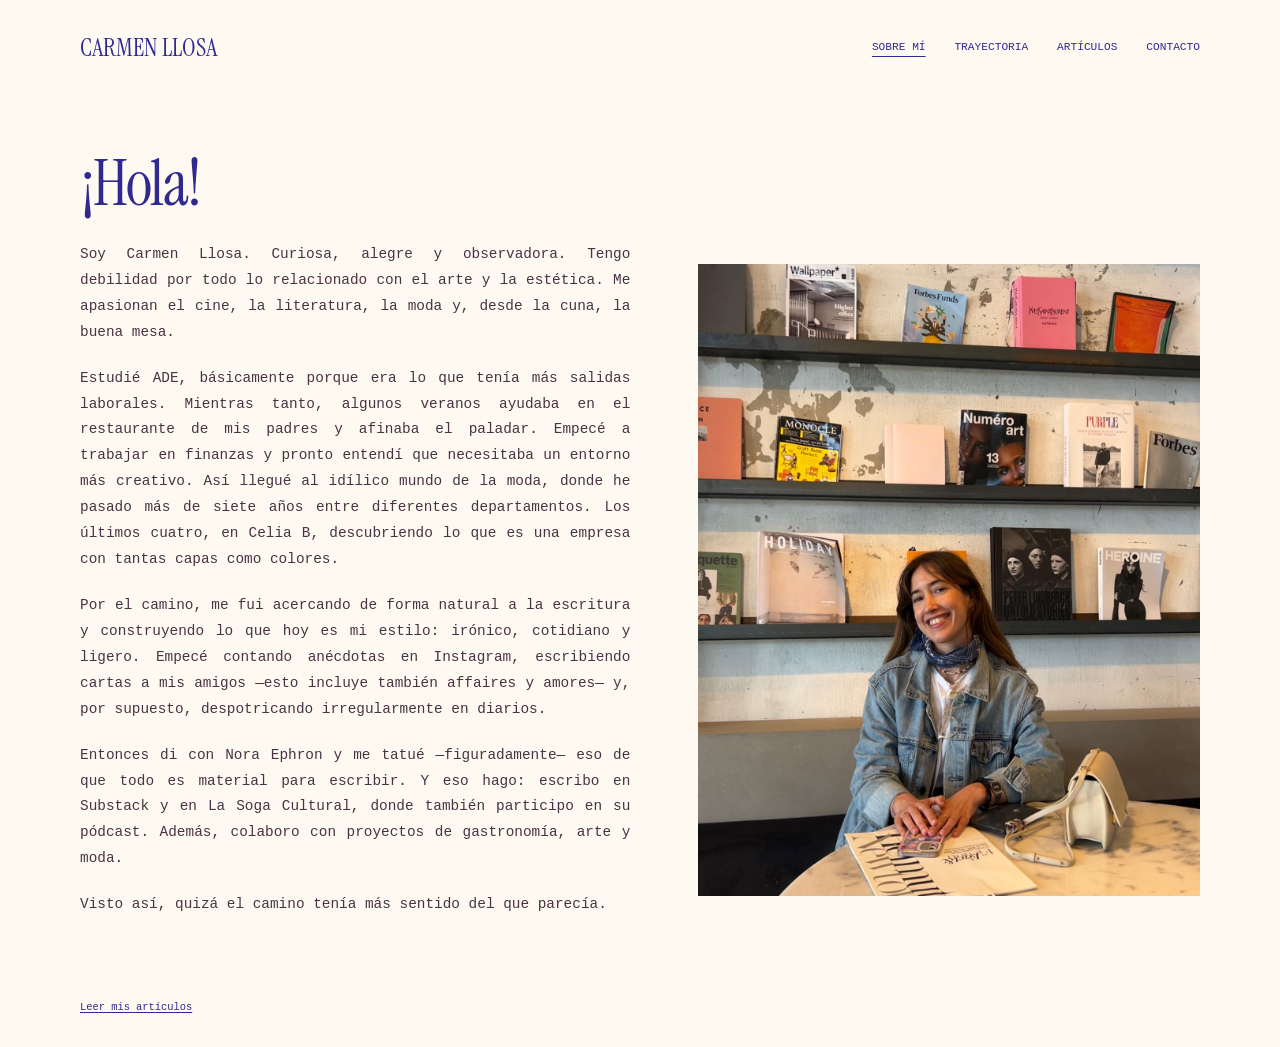
<file: index.html>
<!doctype html>
<html lang="es"><head><meta charset="utf-8"><meta name="viewport" content="width=device-width,initial-scale=1"><title>Sobre mí · Carmen Llosa</title><meta name="description" content="Carmen Llosa. Escritura. Sobre mí."><link rel="icon" href="./portfolio/public/favicon.svg"><link rel="stylesheet" href="./portfolio.css?v=6ab106d55194"></head><body>
<a class="skip-link" href="#contenido">Saltar al contenido</a><header class="header"><a href="./" class="wordmark">CARMEN LLOSA</a><nav aria-label="Navegación principal"><a href="./" aria-current="page">SOBRE MÍ</a><a href="./formacion/">TRAYECTORIA</a><a href="./mi-escritura/">ARTÍCULOS</a><a href="./contacto/">CONTACTO</a></nav></header><main id="contenido"><section id="sobre-mi" class="shell home-profile"><div class="profile-heading"><h1>¡Hola!</h1></div><figure class="profile-photo"><img src="./portfolio/public/images/carmen-portrait-wide.jpg" alt="Carmen sentada ante una estantería de revistas" width="2497" height="3143" fetchpriority="high"/></figure><div class="bio profile-bio"><p>Soy Carmen Llosa. Curiosa, alegre y observadora. Tengo debilidad por todo lo relacionado con el arte y la estética. Me apasionan el cine, la literatura, la moda y, desde la cuna, la buena mesa.</p>
<p>Estudié ADE, básicamente porque era lo que tenía más salidas laborales. Mientras tanto, algunos veranos ayudaba en el restaurante de mis padres y afinaba el paladar. Empecé a trabajar en finanzas y pronto entendí que necesitaba un entorno más creativo. Así llegué al idílico mundo de la moda, donde he pasado más de siete años entre diferentes departamentos. Los últimos cuatro, en Celia B, descubriendo lo que es una empresa con tantas capas como colores.</p>
<p>Por el camino, me fui acercando de forma natural a la escritura y construyendo lo que hoy es mi estilo: irónico, cotidiano y ligero. Empecé contando anécdotas en Instagram, escribiendo cartas a mis amigos —esto incluye también affaires y amores— y, por supuesto, despotricando irregularmente en diarios.</p>
<p>Entonces di con Nora Ephron y me tatué —figuradamente— eso de que todo es material para escribir. Y eso hago: escribo en Substack y en La Soga Cultural, donde también participo en su pódcast. Además, colaboro con proyectos de gastronomía, arte y moda.</p>
<p>Visto así, quizá el camino tenía más sentido del que parecía.</p></div></section></main><footer class="site-footer shell"><a href="./mi-escritura/">Leer mis artículos</a></footer>
  </body></html>
</file>
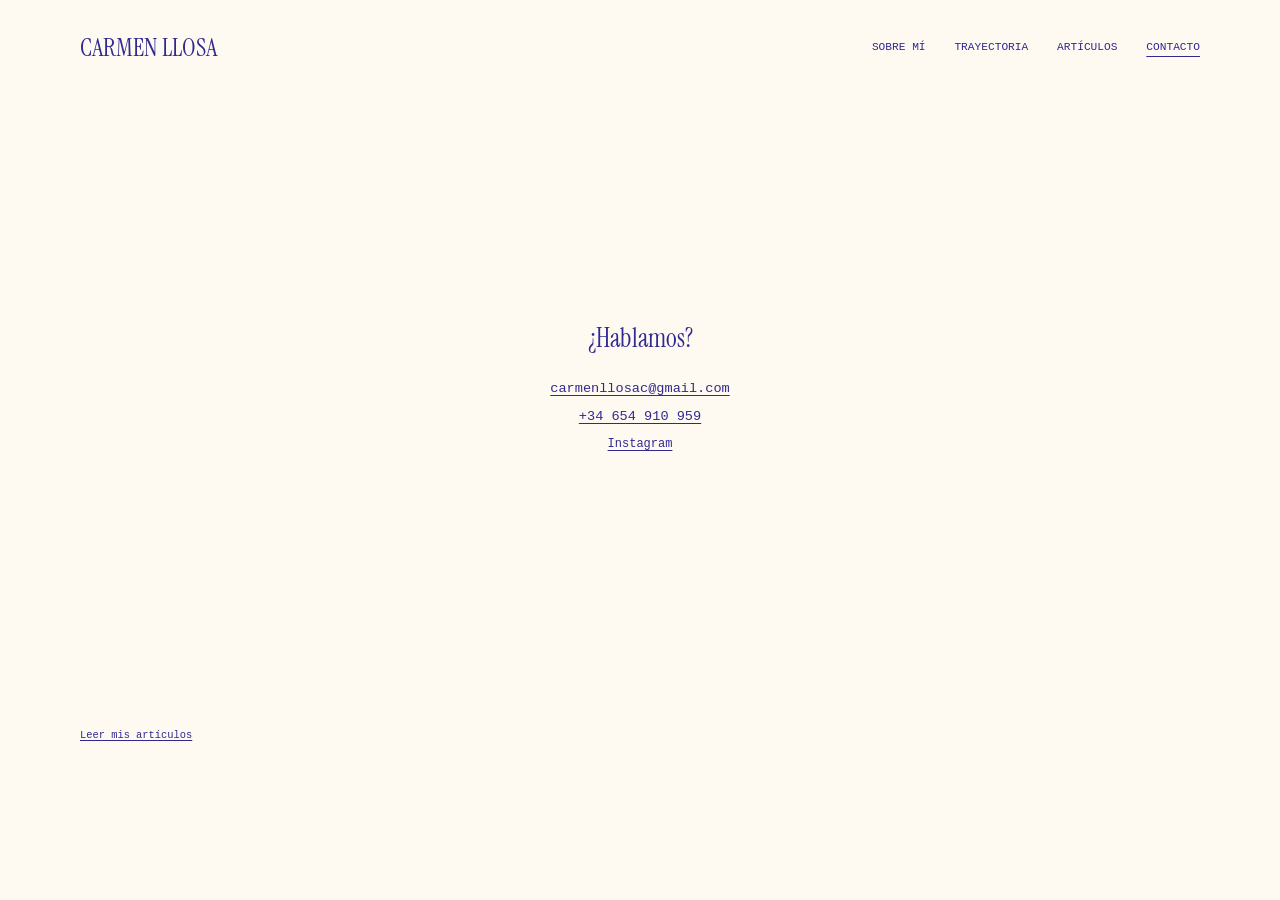
<file: contacto/index.html>
<!doctype html>
<html lang="es"><head><meta charset="utf-8"><meta name="viewport" content="width=device-width,initial-scale=1"><title>Contacto · Carmen Llosa</title><meta name="description" content="Carmen Llosa. Escritura. Contacto."><link rel="icon" href="../portfolio/public/favicon.svg"><link rel="stylesheet" href="../portfolio.css?v=6ab106d55194"></head><body>
<a class="skip-link" href="#contenido">Saltar al contenido</a><header class="header"><a href="../" class="wordmark">CARMEN LLOSA</a><nav aria-label="Navegación principal"><a href="../">SOBRE MÍ</a><a href="../formacion/">TRAYECTORIA</a><a href="../mi-escritura/">ARTÍCULOS</a><a href="../contacto/" aria-current="page">CONTACTO</a></nav></header><main id="contenido"><section id="contacto" class="shell contact-minimal"><h1>¿Hablamos?</h1><div class="contact-details"><a href="mailto:carmenllosac@gmail.com">carmenllosac@gmail.com</a><a href="tel:+34654910959">+34 654 910 959</a><a class="contact-instagram" href="https://www.instagram.com/carmen.llosa/">Instagram</a></div></section></main><footer class="site-footer shell"><a href="../mi-escritura/">Leer mis artículos</a></footer>
  </body></html>
</file>
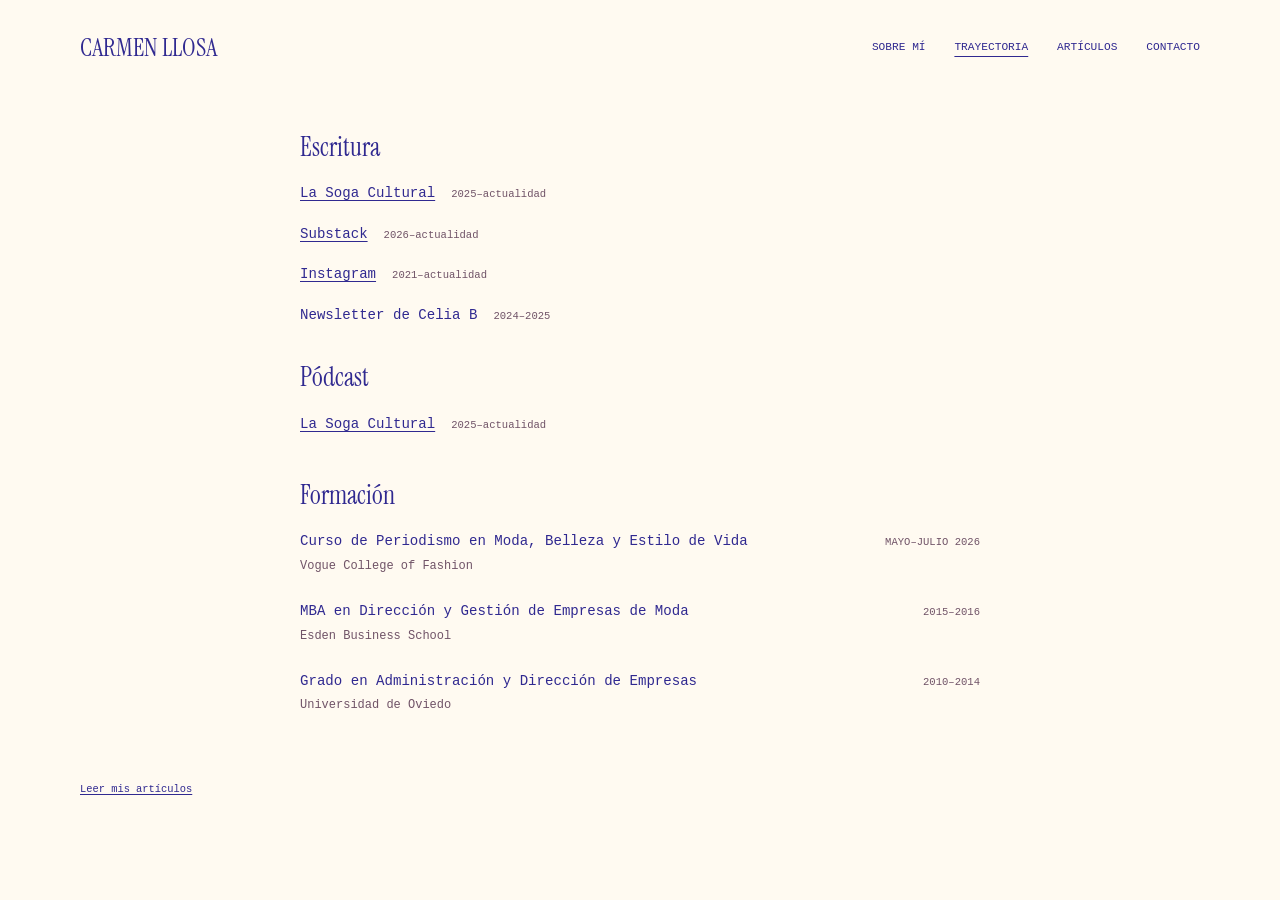
<file: formacion/index.html>
<!doctype html>
<html lang="es"><head><meta charset="utf-8"><meta name="viewport" content="width=device-width,initial-scale=1"><title>Trayectoria · Carmen Llosa</title><meta name="description" content="Carmen Llosa. Escritura. Trayectoria."><link rel="icon" href="../portfolio/public/favicon.svg"><link rel="stylesheet" href="../portfolio.css?v=6ab106d55194"></head><body>
<a class="skip-link" href="#contenido">Saltar al contenido</a><header class="header"><a href="../" class="wordmark">CARMEN LLOSA</a><nav aria-label="Navegación principal"><a href="../">SOBRE MÍ</a><a href="../formacion/" aria-current="page">TRAYECTORIA</a><a href="../mi-escritura/">ARTÍCULOS</a><a href="../contacto/">CONTACTO</a></nav></header><main id="contenido"><section class="section shell cv-page"><h1 class="sr-only">TRAYECTORIA</h1><section class="cv-section"><h2>Escritura</h2><ul class="cv-list cv-inline-dates"><li><div><a href="https://lasoga.org/author/carmen/">La Soga Cultural</a></div><span class="date">2025–actualidad</span></li><li><div><a href="https://substack.com/@carmenllosa">Substack</a></div><span class="date">2026–actualidad</span></li><li><div><a href="https://www.instagram.com/carmen.llosa/">Instagram</a></div><span class="date">2021–actualidad</span></li><li><div>Newsletter de Celia B</div><span class="date">2024–2025</span></li></ul></section><section class="cv-section"><h2>Pódcast</h2><ul class="cv-list cv-inline-dates"><li><div><a href="https://open.spotify.com/episode/7D36tIv7kE8cGXP9czYoxt?si=a00f3521136646e6">La Soga Cultural</a></div><span class="date">2025–actualidad</span></li></ul></section><section class="cv-section"><h2>Formación</h2><ul class="cv-list cv-education-dates"><li><div>Curso de Periodismo en Moda, Belleza y Estilo de Vida<span class="school">Vogue College of Fashion</span></div><span class="date">MAYO–JULIO 2026</span></li><li><div>MBA en Dirección y Gestión de Empresas de Moda<span class="school">Esden Business School</span></div><span class="date">2015–2016</span></li><li><div>Grado en Administración y Dirección de Empresas<span class="school">Universidad de Oviedo</span></div><span class="date">2010–2014</span></li></ul></section></section></main><footer class="site-footer shell"><a href="../mi-escritura/">Leer mis artículos</a></footer>
  </body></html>
</file>
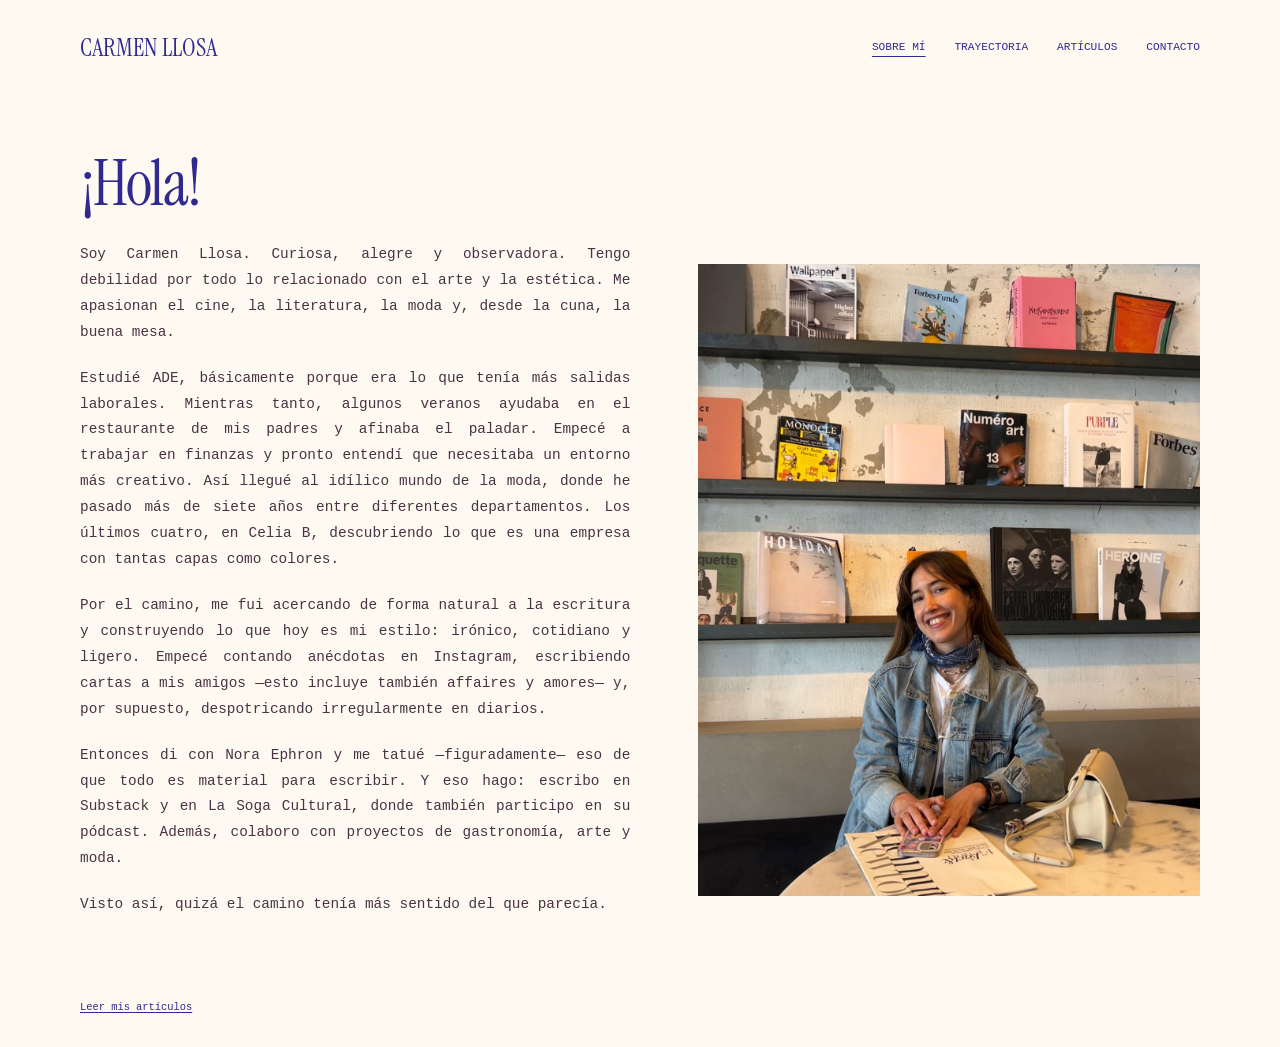
<file: inspiracion/index.html>
<!doctype html><html lang="es"><head><meta charset="utf-8"><meta name="viewport" content="width=device-width,initial-scale=1"><title>Sobre mí · Carmen Llosa</title><meta http-equiv="refresh" content="0;url=../"></head><body><a href="../">Sobre mí</a></body></html>
</file>
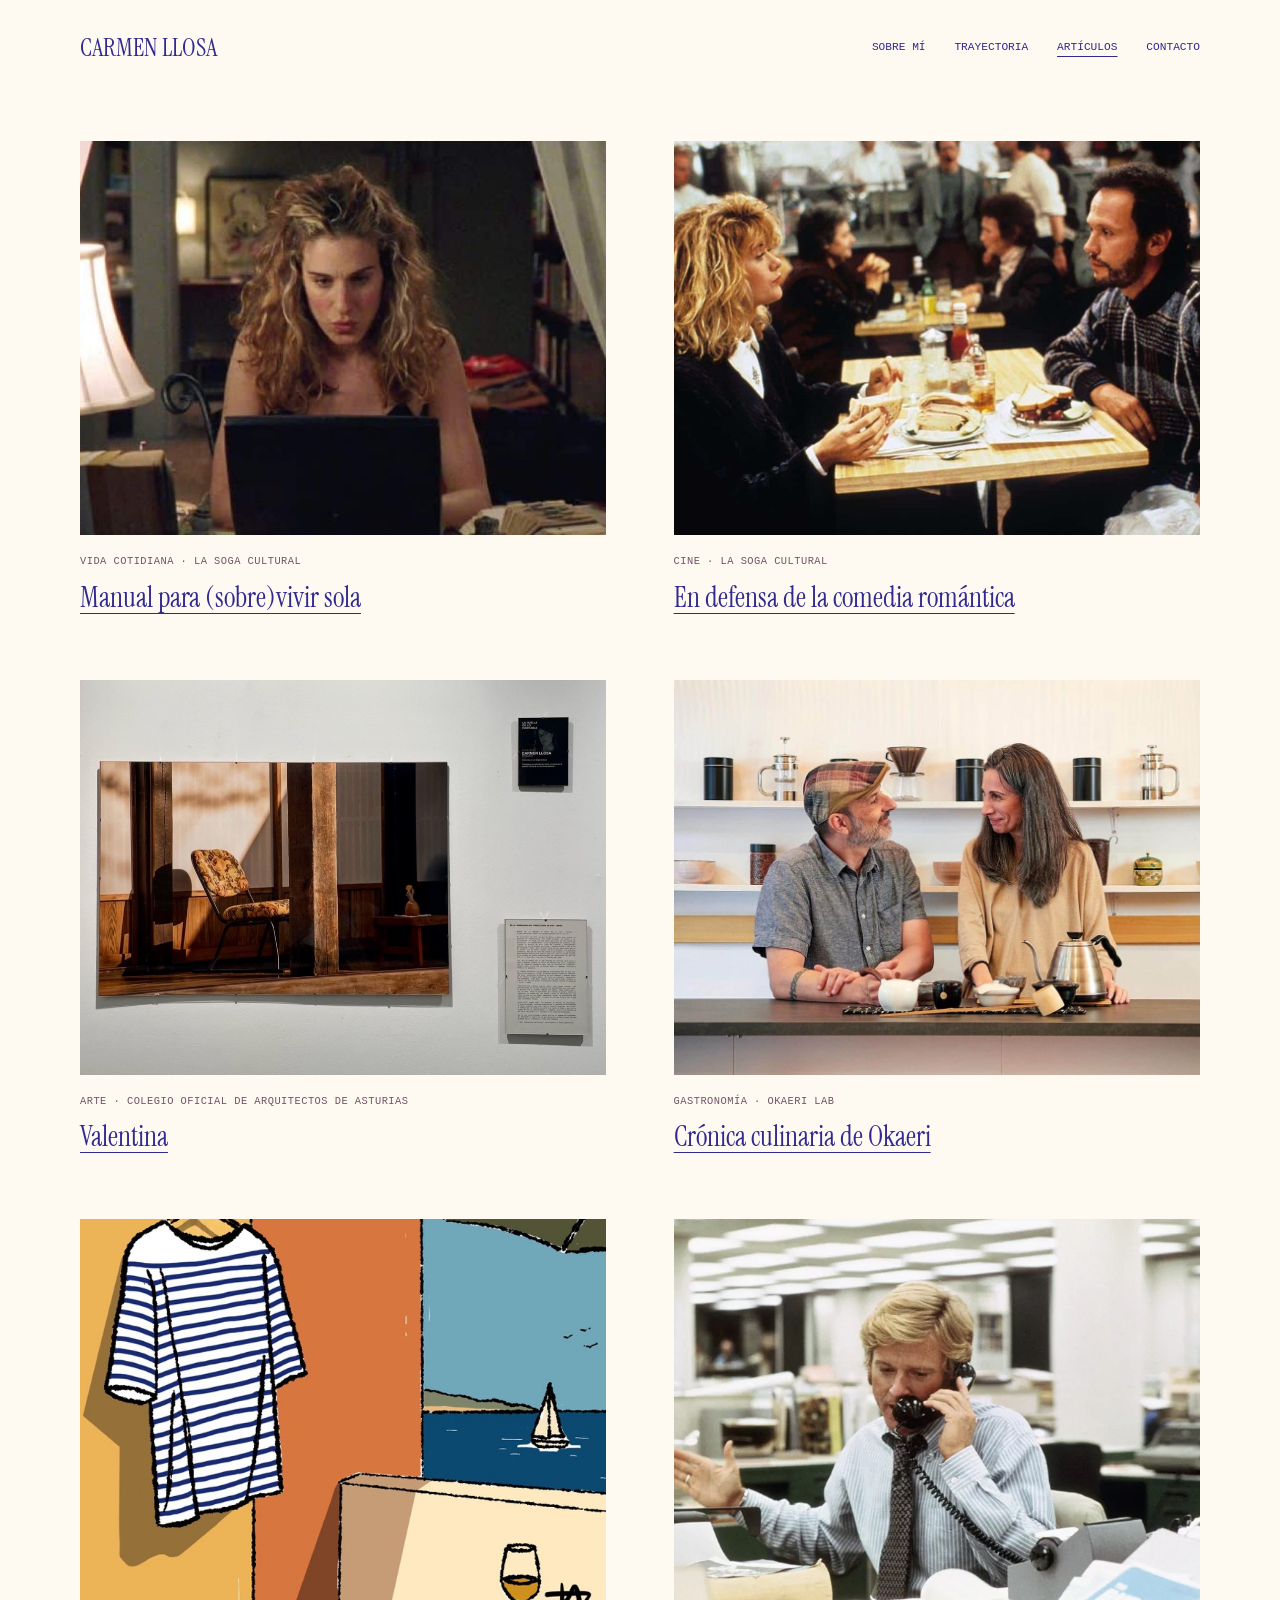
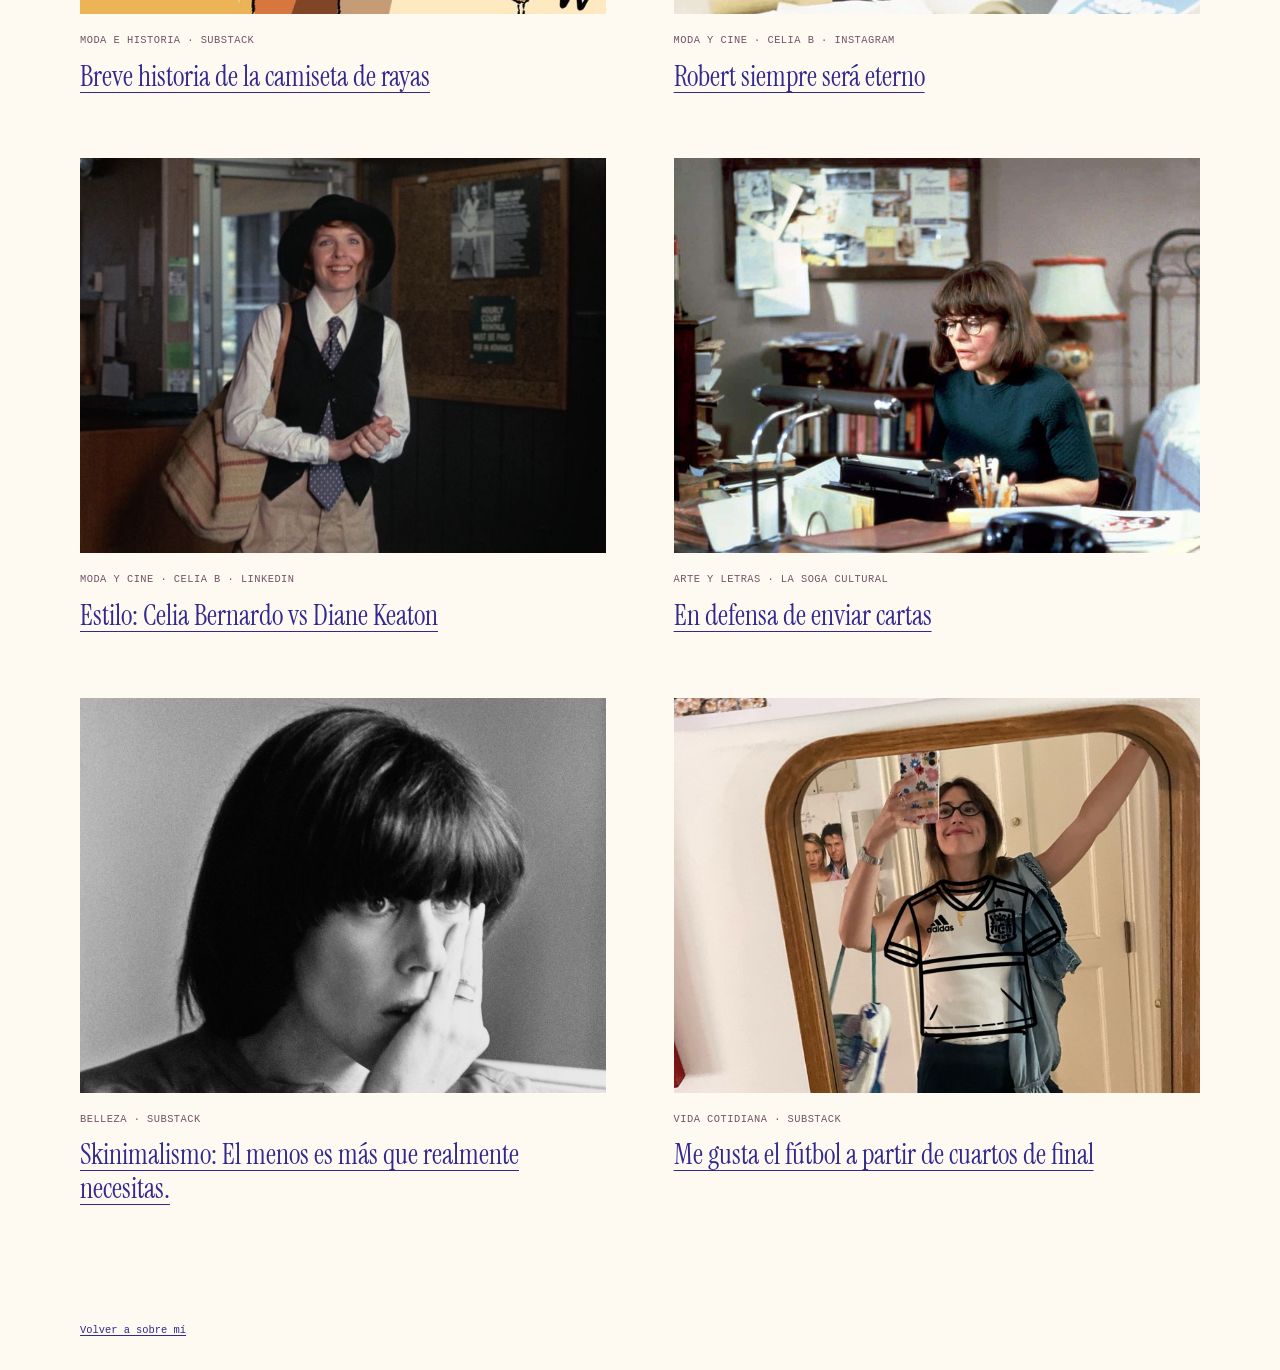
<file: mi-escritura/index.html>
<!doctype html>
<html lang="es"><head><meta charset="utf-8"><meta name="viewport" content="width=device-width,initial-scale=1"><title>Artículos · Carmen Llosa</title><meta name="description" content="Carmen Llosa. Escritura. Artículos."><link rel="icon" href="../portfolio/public/favicon.svg"><link rel="stylesheet" href="../portfolio.css?v=6ab106d55194"></head><body>
<a class="skip-link" href="#contenido">Saltar al contenido</a><header class="header"><a href="../" class="wordmark">CARMEN LLOSA</a><nav aria-label="Navegación principal"><a href="../">SOBRE MÍ</a><a href="../formacion/">TRAYECTORIA</a><a href="../mi-escritura/" aria-current="page">ARTÍCULOS</a><a href="../contacto/">CONTACTO</a></nav></header><main id="contenido">      <section id="escritura" class="section shell writing-group">
        <h1 class="sr-only">Artículos</h1>
        
        <section id="articulos" class="selected-work"><div class="articles"><article class="article-card"><a class="article-image-link" href="https://lasoga.org/manual-para-sobrevivir-sola/" aria-label="Manual para (sobre)vivir sola" tabindex="-1"><img class="article-image image-sola" src="../portfolio/public/images/articles/sola.jpg" alt="Carrie Bradshaw escribiendo frente a su ordenador" width="960" height="720" fetchpriority="high"/></a><p class="article-meta">VIDA COTIDIANA · LA SOGA CULTURAL</p><h2><a href="https://lasoga.org/manual-para-sobrevivir-sola/">Manual para (sobre)vivir sola</a></h2></article>
<article class="article-card"><a class="article-image-link" href="https://lasoga.org/en-defensa-de-la-comedia-romantica/" aria-label="En defensa de la comedia romántica" tabindex="-1"><img class="article-image image-romantica" src="../portfolio/public/images/articles/romantica.jpg" alt="Meg Ryan y Billy Crystal en Cuando Harry encontró a Sally" width="960" height="720" fetchpriority="high"/></a><p class="article-meta">CINE · LA SOGA CULTURAL</p><h2><a href="https://lasoga.org/en-defensa-de-la-comedia-romantica/">En defensa de la comedia romántica</a></h2></article>
<article class="article-card"><a class="article-image-link" href="https://carmenllosa.substack.com/p/valentina" aria-label="Valentina" tabindex="-1"><img class="article-image image-valentina" src="../portfolio/public/images/articles/valentina.jpg" alt="Fotografía y texto de la exposición La huella de lo habitable" width="1000" height="809" loading="lazy"/></a><p class="article-meta">ARTE · COLEGIO OFICIAL DE ARQUITECTOS DE ASTURIAS</p><h2><a href="https://carmenllosa.substack.com/p/valentina">Valentina</a></h2></article>
<article class="article-card"><a class="article-image-link" href="https://okaerilab.com/cronica-culinaria-de-la-relaciones-publicas-de-okaeri-por-carmen-llosa/" aria-label="Crónica culinaria de Okaeri" tabindex="-1"><img class="article-image image-okaeri" src="../portfolio/public/images/articles/okaeri-people.jpg" alt="Dos personas conversando detrás de la barra de Okaeri" width="960" height="720" loading="lazy"/></a><p class="article-meta">GASTRONOMÍA · OKAERI LAB</p><h2><a href="https://okaerilab.com/cronica-culinaria-de-la-relaciones-publicas-de-okaeri-por-carmen-llosa/">Crónica culinaria de Okaeri</a></h2></article>
<article class="article-card"><a class="article-image-link" href="https://carmenllosa.substack.com/p/breve-historia-sobre-la-camiseta" aria-label="Breve historia de la camiseta de rayas" tabindex="-1"><img class="article-image image-rayas" src="../portfolio/public/images/articles/rayas.jpg" alt="Ilustración de una camiseta de rayas junto a una ventana al mar" width="960" height="720" loading="lazy"/></a><p class="article-meta">MODA E HISTORIA · SUBSTACK</p><h2><a href="https://carmenllosa.substack.com/p/breve-historia-sobre-la-camiseta">Breve historia de la camiseta de rayas</a></h2></article>
<article class="article-card"><a class="article-image-link" href="https://www.instagram.com/p/DPO_M6iigF8/?img_index=1" aria-label="Robert siempre será eterno" tabindex="-1"><img class="article-image image-robert" src="../portfolio/public/images/articles/robert-phone.webp" alt="Robert Redford hablando por teléfono en una redacción" width="960" height="720" loading="lazy"/></a><p class="article-meta">MODA Y CINE · CELIA B · INSTAGRAM</p><h2><a href="https://www.instagram.com/p/DPO_M6iigF8/?img_index=1">Robert siempre será eterno</a></h2></article>
<article class="article-card"><a class="article-image-link" href="https://lnkd.in/p/eNP-XApu" aria-label="Estilo: Celia Bernardo vs Diane Keaton" tabindex="-1"><img class="article-image image-diane" src="../portfolio/public/images/articles/diane-annie.jpg" alt="Diane Keaton en Annie Hall, con sombrero, chaleco y corbata" width="960" height="720" loading="lazy"/></a><p class="article-meta">MODA Y CINE · CELIA B · LINKEDIN</p><h2><a href="https://lnkd.in/p/eNP-XApu">Estilo: Celia Bernardo vs Diane Keaton</a></h2></article>
<article class="article-card"><a class="article-image-link" href="https://lasoga.org/en-defensa-de-enviar-cartas/" aria-label="En defensa de enviar cartas" tabindex="-1"><img class="article-image image-cartas" src="../portfolio/public/images/articles/cartas.jpg" alt="Anne Bancroft ante una máquina de escribir en 84 Charing Cross Road" width="1000" height="778"/></a><p class="article-meta">ARTE Y LETRAS · LA SOGA CULTURAL</p><h2><a href="https://lasoga.org/en-defensa-de-enviar-cartas/">En defensa de enviar cartas</a></h2></article>
<article class="article-card"><a class="article-image-link" href="https://carmenllosa.substack.com/p/skinimalismo-el-menos-es-mas-que" aria-label="Skinimalismo: El menos es más que realmente necesitas." tabindex="-1"><img class="article-image image-nora" src="../portfolio/public/images/articles/nora-bw.jpg" alt="Retrato de Nora Ephron en blanco y negro, con la mano apoyada en la mejilla" width="1280" height="720" loading="lazy"/></a><p class="article-meta">BELLEZA · SUBSTACK</p><h2><a href="https://carmenllosa.substack.com/p/skinimalismo-el-menos-es-mas-que">Skinimalismo: El menos es más que realmente necesitas.</a></h2></article>
<article class="article-card"><a class="article-image-link" href="https://carmenllosa.substack.com/p/me-gusta-el-futbol-a-partir-de-cuartos" aria-label="Me gusta el fútbol a partir de cuartos de final" tabindex="-1"><img class="article-image image-futbol" src="../portfolio/public/images/articles/futbol.jpg" alt="Carmen ante un espejo con una camiseta de la selección española dibujada sobre la foto" width="750" height="1000" loading="lazy"/></a><p class="article-meta">VIDA COTIDIANA · SUBSTACK</p><h2><a href="https://carmenllosa.substack.com/p/me-gusta-el-futbol-a-partir-de-cuartos">Me gusta el fútbol a partir de cuartos de final</a></h2></article></div></section>
      </section>
</main><footer class="site-footer shell"><a href="../">Volver a sobre mí</a></footer>
  </body></html>
</file>
<file: portfolio.css>
@font-face{font-family:"Instrument Serif";font-style:normal;font-weight:400;font-display:swap;src:url("./portfolio/public/fonts/instrument-serif-regular.ttf") format("truetype")}
@font-face{font-family:"Cousine";font-style:normal;font-weight:400;font-display:swap;src:url("./portfolio/public/fonts/cousine-regular.ttf") format("truetype")}
:root,.dark{--font-heading:"Instrument Serif",Georgia,serif;--font-body:"Courier New",Courier,monospace;color-scheme:light;--background:#fffaf1;--foreground:#493243;--primary:#302990;--border:#c9c5d1;--muted:#e9e5dc;--muted-foreground:#705367;--accent:#302990;--accent-foreground:#fffaf1;--card:#fffaf1;--card-foreground:#493243;--popover:#fffaf1;--popover-foreground:#493243;--secondary:#e9e5dc;--secondary-foreground:#493243;--primary-foreground:#fffaf1;--input:#c9c5d1;--radius:0}
*{box-sizing:border-box}html{scroll-behavior:smooth;scroll-padding-top:2rem}body{margin:0;background:var(--background);color:var(--primary);font:1rem/1.8 var(--font-body)}h1,h2,h3,h4,p,figure,ul{margin:0}img{display:block;max-width:100%;height:auto}a{color:inherit;text-decoration:none}a:hover{text-decoration:underline;text-underline-offset:.2em}a:focus-visible{outline:2px solid currentColor;outline-offset:5px}::selection{background:#dde2f5;color:#493243}.shell,.header{width:88%;max-width:1120px;margin-inline:auto}.header{display:flex;align-items:center;justify-content:space-between;gap:1.5rem;padding:30px 0}.wordmark{font:400 1.55rem/1.1 var(--font-heading);white-space:nowrap}.header nav{display:flex;gap:1.8rem;font-size:.7rem;line-height:1.4}.header nav a{padding:10px 0}.skip-link{position:fixed;top:-100px;left:15px;padding:10px;background:var(--primary);color:var(--background);z-index:5}.skip-link:focus{top:15px}.eyebrow,.article-meta{font:400 .7rem/1.6 var(--font-body);letter-spacing:.045em}.text-link{display:inline-block;font:.8rem/1.5 var(--font-body);text-decoration:underline;text-underline-offset:.3em}.text-link span{display:inline-block;margin-left:8px}
.cover{display:grid;grid-template-columns:1.2fr 1fr;align-items:center;gap:8%;padding:55px 0 80px}.cover-copy{grid-column:1;grid-row:1}.cover-aside{grid-column:2;grid-row:1;max-width:415px;justify-self:end}.cover h1{font:400 clamp(5rem,10.5vw,9rem)/.9 var(--font-heading);letter-spacing:-.025em;margin-top:25px}.cover-intro{font:400 clamp(1.4rem,2.5vw,1.9rem)/1.35 var(--font-heading);margin:28px 0}.section{padding:70px 0}.section-heading{margin-bottom:38px}.section-heading h1, .section-heading h2{font:400 clamp(2.8rem,4.8vw,4.25rem)/1.1 var(--font-heading);letter-spacing:-.02em;margin-top:15px}.section-heading>p:last-child:not(.eyebrow){color:var(--muted-foreground);font-size:.875rem;margin-top:18px}
.about-body{display:grid;grid-template-columns:minmax(0,1.7fr) minmax(0,1fr);gap:9%;align-items:start}.bio{color:var(--foreground);font-size:.9rem}.lead{font:400 clamp(1.7rem,2.8vw,2.2rem)/1.3 var(--font-heading);color:var(--primary)}.bio p+p{margin-top:20px}.about-figure{margin-top:8px}.about-photo{width:100%}figcaption{font:.68rem/1.6 var(--font-body);color:var(--muted-foreground);margin-top:12px}.formation{margin-top:50px;display:grid;grid-template-columns:1fr 2.6fr;gap:6%}.formation>.eyebrow{padding-top:3px}.education{list-style:none;padding:0;display:grid;gap:24px;font-size:.8rem;line-height:1.6}.education li{display:grid;grid-template-columns:130px minmax(0,1fr);gap:24px}.date{font-size:.65rem;color:var(--muted-foreground);padding-top:3px}.school{display:block;color:var(--muted-foreground);margin-top:5px;font-size:.75rem}
.writing-overview{display:grid;grid-template-columns:1.7fr 1fr;gap:9%;align-items:start}.writing-photo{width:100%;max-width:335px;justify-self:end}.voice .lead{max-width:28ch;margin:18px 0}.voice>p:last-child{max-width:44ch;color:var(--muted-foreground);font-size:.85rem}.outlets{margin-top:35px;max-width:520px}.publications{list-style:none;padding:0;display:grid;gap:10px;font-size:.8rem;margin-top:18px}.publications li{display:flex;justify-content:space-between;gap:15px}.publications span{color:var(--muted-foreground);font-size:.68rem;white-space:nowrap}.publications a:hover{text-decoration:underline}.selected-work{padding-top:65px}.work-heading{margin-bottom:36px}.work-heading h2{font:400 clamp(2rem,3.6vw,3.1rem)/1.15 var(--font-heading);margin:15px 0 12px}.work-heading>p:last-child{font-size:.85rem;color:var(--muted-foreground)}.articles{display:grid;grid-template-columns:repeat(2,minmax(0,1fr));gap:48px 9%}.articles article{display:flex;flex-direction:column;align-items:flex-start}.article-meta{color:var(--muted-foreground);font-size:.64rem}.articles h2{font:400 clamp(1.8rem,2.8vw,2.35rem)/1.15 var(--font-heading);margin:12px 0 16px;max-width:22ch}.articles article>p:not(.article-meta){font-size:.85rem;line-height:1.75;color:var(--foreground);margin-bottom:20px;max-width:49ch}.articles .text-link{margin-top:auto;font-size:.75rem}.inspiration-collage{width:100%}.contact-page{text-align:center;padding:85px 0 35px}.contact-page h1{font:400 clamp(3.5rem,7vw,6.25rem)/1.05 var(--font-heading);letter-spacing:-.02em;margin-top:22px}.contact{display:flex;justify-content:center;flex-wrap:wrap;gap:12px 30px;margin-top:30px;font-size:.85rem}.contact a{overflow-wrap:anywhere}.back-top{display:inline-block;margin-top:65px;font-size:.65rem;color:var(--muted-foreground)}
@media(max-width:850px){.header nav{gap:1rem;font-size:.63rem}.about-body,.writing-overview{gap:6%;grid-template-columns:minmax(0,1.6fr) minmax(0,1fr)}.formation{grid-template-columns:1fr;gap:22px}.education li{grid-template-columns:135px minmax(0,1fr)}.publications li{display:block}.publications span{display:block}.articles{gap:38px 6%}.cover{gap:6%}.cover h1{font-size:clamp(5rem,11vw,7rem)}}
@media(max-width:650px){html{scroll-padding-top:1.5rem}.header{flex-wrap:wrap;gap:18px;padding:24px 0}.header nav{width:100%;justify-content:space-between;gap:8px;font-size:.59rem}.wordmark{font-size:1.4rem}.cover{grid-template-columns:1fr;gap:35px;padding:30px 0 25px}.cover h1{font-size:clamp(4.8rem,20vw,7rem);margin-top:20px}.cover-copy{grid-column:1;grid-row:1}.cover-aside{grid-column:1;grid-row:2;width:100%;max-width:360px;justify-self:start}.cover-intro{font-size:1.6rem;margin:24px 0}.section{padding:42px 0}.section-heading{margin-bottom:28px}.section-heading h1, .section-heading h2{font-size:2.8rem}.about-body,.writing-overview{grid-template-columns:1fr;gap:30px}.bio{font-size:.875rem}.lead{font-size:1.9rem}.about-figure{width:78%;max-width:300px;margin:0 auto}.formation{margin-top:35px}.education li{grid-template-columns:1fr;gap:6px}.education{gap:22px}.writing-photo{width:72%;max-width:280px;justify-self:center}.publications li{display:flex;align-items:baseline;flex-wrap:wrap;gap:2px 12px}.publications{font-size:.75rem}.publications span{font-size:.63rem}.selected-work{padding-top:40px}.work-heading h2{font-size:2.25rem}.articles{grid-template-columns:1fr;gap:35px}.articles h2{font-size:2rem;max-width:none}.articles article>p:not(.article-meta){margin-bottom:14px}.article-meta{font-size:.6rem}.inspiration .section-heading>p:last-child{font-size:.8rem}.contact-page{padding:48px 0 30px}.contact{display:grid;gap:12px;font-size:.8rem;margin-top:25px}.back-top{margin-top:40px}}
@media(prefers-reduced-motion:reduce){html{scroll-behavior:auto}}

.header [aria-current="page"]{text-decoration:underline;text-underline-offset:6px}.cover h1{font-size:clamp(4.5rem,7.7vw,7rem);line-height:1.02;letter-spacing:-.025em}.home-note{max-width:36ch;font-size:.85rem;color:var(--muted-foreground)}.bio-label{margin-bottom:22px}.about{padding-top:25px}.formation{display:block;max-width:730px;margin-top:40px}.formation summary{cursor:pointer;list-style:none;font-size:.8rem;display:flex;justify-content:space-between;gap:20px;padding:12px 0}.formation summary::-webkit-details-marker{display:none}.formation[open] summary span{transform:rotate(45deg)}.formation .education{margin-top:22px}.writing-overview{display:block}.writing-intro{display:grid;grid-template-columns:1fr 1fr;gap:9%}.outlets{margin-top:0}.writing-group{padding-top:45px}.inspiration{padding-top:45px}.contact-page{min-height:65vh;display:flex;flex-direction:column;justify-content:center}.site-footer{display:flex;justify-content:space-between;gap:20px;padding:45px 0 30px;color:var(--muted-foreground);font-size:.65rem}.site-footer a{color:var(--primary)}
@media(max-width:650px){.cover h1{font-size:clamp(3.8rem,15vw,5.5rem)}.cover{padding-bottom:15px}.about{padding-top:25px}.writing-intro{grid-template-columns:1fr;gap:30px}.writing-group,.inspiration{padding-top:30px}.site-footer{flex-direction:column;gap:12px;padding-top:35px}.contact-page h1{font-size:3.5rem}.contact-page{min-height:65vh}.formation{margin-top:25px}}

.about-body{display:block}.about .bio{max-width:740px;margin-inline:auto}.education-page{min-height:65vh;padding-top:45px}.education-page .education{max-width:850px;gap:36px;margin-top:45px;font-size:1rem}.education-page .education li{grid-template-columns:165px minmax(0,1fr);gap:35px}.education-page .school{font-size:.85rem}.contact-with-photo{display:grid;grid-template-columns:minmax(0,1.4fr) minmax(0,1fr);gap:8%;align-items:center;text-align:left;padding:55px 0}.contact-with-photo h1{font-size:clamp(3.5rem,6vw,5.5rem)}.contact-with-photo .contact{justify-content:flex-start}.contact-figure{max-width:350px;justify-self:end;width:100%}.contact-photo{width:100%}
@media(max-width:650px){.header nav{flex-wrap:wrap;justify-content:flex-start;gap:4px 18px;font-size:.65rem}.education-page{padding-top:30px}.education-page .education{gap:28px;margin-top:30px;font-size:.9rem}.education-page .education li{grid-template-columns:1fr;gap:8px}.contact-with-photo{grid-template-columns:1fr;gap:35px;padding-top:35px;text-align:left}.contact-with-photo h1{font-size:3.5rem}.contact-figure{width:85%;justify-self:center;max-width:320px}.contact-with-photo .contact{justify-content:start}}

/* Warm ivory and blue. */
.cover-intro,.eyebrow,.text-link,.site-footer a,.header [aria-current="page"]{color:var(--accent)}.header [aria-current="page"]{text-decoration-color:var(--accent)}a:hover{color:var(--accent)}a:focus-visible{outline-color:var(--accent)}.contact a:hover{color:var(--accent)}

.sr-only{position:absolute;width:1px;height:1px;padding:0;margin:-1px;overflow:hidden;clip:rect(0,0,0,0);white-space:nowrap;border:0}.education-page .education{margin-top:0}

.cv-page{padding-top:45px;max-width:1000px}.cv-section+.cv-section{margin-top:72px}.cv-section h2{font:400 clamp(1.5rem,2.6vw,2.25rem)/1.15 var(--font-heading);margin-bottom:28px}.cv-list{list-style:none;padding:0;display:grid;gap:28px;font-size:1rem;line-height:1.65}.cv-list li{display:grid;grid-template-columns:165px minmax(0,1fr);gap:35px}.cv-list .date{font-size:.72rem;padding-top:4px}.cv-list .school{font-size:.85rem}.cv-list a{text-decoration:underline;text-underline-offset:.25em}.writing-group .selected-work{padding-top:0}@media(max-width:650px){.cv-page{padding-top:30px}.cv-section+.cv-section{margin-top:56px}.cv-section h2{font-size:1.65rem;margin-bottom:24px}.cv-list{font-size:.9rem;gap:25px}.cv-list li{grid-template-columns:1fr;gap:6px}.cv-list .date{font-size:.7rem;padding-top:0}.cv-list .school{font-size:.8rem}}

/* Article index: equal image frames and one title link per card. */
.articles{grid-template-columns:repeat(2,minmax(0,1fr));gap:45px 6%;align-items:start}.articles .article-card{display:block;min-width:0}.article-image-link{display:block;width:100%;margin-bottom:18px}.article-image{width:100%;height:auto;aspect-ratio:4/3;object-fit:cover;background:var(--muted)}.image-rayas{object-position:center 32%}.image-robert{object-position:center 24%}.image-diane{object-position:center 24%}.articles .article-meta{font-size:.65rem;line-height:1.7;margin:0 0 10px}.articles h2{font-size:clamp(1.7rem,2.7vw,2.25rem);line-height:1.16;max-width:none;margin:0}.articles h2 a{display:block}.image-credits{width:88%;max-width:1120px;margin:10px auto 0;color:var(--muted-foreground);font-size:.65rem;line-height:1.7}.image-credits summary{cursor:pointer;width:fit-content}.image-credits p{max-width:90ch;margin-top:12px}.image-credits a{text-decoration:underline}@media(max-width:650px){.articles{grid-template-columns:1fr;gap:35px}.articles h2{font-size:1.9rem}.article-image-link{margin-bottom:14px}.articles .article-meta{font-size:.6rem}.image-credits{font-size:.6rem}}

/* Preserve the prison placard in the portrait. */
.article-image.image-robert{object-fit:contain;object-position:center;background:#e7e5dc}

/* Contact: concise details with the spacing of an editorial index. */
.contact-minimal{display:grid;grid-template-columns:1fr 3fr;align-content:start;gap:24px;padding-top:65px;min-height:65vh}.contact-minimal h1{font:400 .75rem/1.8 var(--font-body);letter-spacing:.045em}.contact-details{display:flex;flex-direction:column;align-items:flex-start;font-size:.85rem;line-height:1.9}.contact-details a{overflow-wrap:anywhere;max-width:100%}@media(max-width:650px){.contact-minimal{grid-template-columns:1fr;gap:22px;padding-top:38px;min-height:65vh}.contact-minimal h1{font-size:.7rem}.contact-details{font-size:.85rem}}

.home-profile{display:grid;grid-template-columns:minmax(0,.85fr) minmax(0,1.35fr);grid-template-areas:"photo heading" "photo biography";column-gap:7%;padding:55px 0 35px;align-items:start}.profile-heading{grid-area:heading}.profile-heading h1{font:400 clamp(3rem,5vw,4.9rem)/1.02 var(--font-heading);letter-spacing:-.025em}.profile-intro{font:400 clamp(1.5rem,2.5vw,2rem)/1.35 var(--font-heading);margin:25px 0 32px}.profile-photo{grid-area:photo;align-self:center;width:100%;max-width:415px;justify-self:center}.profile-photo img{width:100%}.profile-bio{grid-area:biography;min-width:0}@media(max-width:650px){.home-profile{grid-template-columns:1fr;grid-template-areas:"heading" "photo" "biography";gap:30px;padding:30px 0 25px}.profile-heading h1{font-size:clamp(3.2rem,12.5vw,4.6rem)}.profile-intro{font-size:1.6rem;margin:24px 0 0}.profile-photo{max-width:360px}.profile-bio{font-size:.875rem}}
.contact-social{margin-top:28px;display:flex;flex-direction:column;gap:4px}

/* Quiet floral signature and clear linked text. */
.daisy-mark{display:inline-block;margin-left:10px;font:400 1.35rem/1 Georgia,serif;vertical-align:middle;color:var(--accent)}main a:not(.article-image-link),.site-footer a{text-decoration:underline;text-underline-offset:.22em;text-decoration-thickness:1px}.articles{row-gap:65px}.contact-minimal{row-gap:25px}.contact-social-label{font:400 .75rem/1.8 var(--font-body);letter-spacing:.045em}.contact-networks{margin:0}@media(min-width:651px){.home-profile{grid-template-columns:minmax(0,1.05fr) minmax(0,1.15fr);column-gap:6%}.profile-photo{max-width:490px}}@media(max-width:650px){.articles{row-gap:50px}.contact-minimal{row-gap:16px}.contact-social-label{font-size:.7rem;margin-top:10px}.daisy-mark{font-size:1.15rem;margin-left:8px}}

.article-image.image-robert{object-fit:cover;object-position:center;background:var(--muted)}.article-image.image-diane{object-position:center 36%}.article-image.image-okaeri{object-position:center}::selection{background:#f9d575;color:#493243}

.site-footer{position:relative;padding-right:100px;min-height:125px;align-items:center}.footer-daisy{position:absolute;right:0;bottom:20px;width:78px;height:78px;object-fit:contain;pointer-events:none}@media(max-width:650px){.site-footer{align-items:flex-start;justify-content:center;padding-right:85px;min-height:115px}.footer-daisy{width:65px;height:65px}}

.site-footer{padding-right:0;min-height:0}.profile-heading{margin-bottom:26px}@media(min-width:651px){.profile-photo{position:relative;align-self:stretch;max-width:none;height:100%;min-height:0}.profile-photo img{position:absolute;inset:0;width:100%;height:100%;object-fit:cover;object-position:50% 50%}}@media(max-width:650px){.profile-heading{margin-bottom:0}.profile-photo img{width:100%;height:auto}}

.profile-bio{text-align:justify;-webkit-hyphens:none;hyphens:none;word-break:normal;overflow-wrap:normal}

@media(min-width:651px){.home-profile{grid-template-columns:minmax(0,1.15fr) minmax(0,1.05fr);grid-template-areas:"heading photo" "biography photo"}}.contact-minimal{display:flex;flex-direction:column;justify-content:center;align-items:center;text-align:center;gap:24px;padding-block:45px;min-height:65vh}.contact-minimal .contact-details{align-items:center}

@media(min-width:651px){.profile-photo img{object-fit:contain}}

@media(min-width:651px){.home-profile{grid-template-areas:"heading ." "biography photo"}.profile-photo{align-self:center;height:auto}.profile-photo img{position:static;width:100%;height:auto;object-fit:contain}}

.cv-page > .cv-section:nth-of-type(3){margin-top:88px}@media(max-width:650px){.cv-page > .cv-section:nth-of-type(3){margin-top:72px}}

.articles .article-image-link{aspect-ratio:4/3;overflow:hidden}.articles .article-image-link .article-image{display:block;width:100%;height:100%;aspect-ratio:auto;object-fit:cover}.articles .image-nora{object-position:55% center}

/* Publication and podcast dates alongside their names. */
.cv-list.cv-inline-dates li{display:flex;flex-wrap:wrap;align-items:baseline;gap:4px 16px}.cv-inline-dates .date{padding-top:0;white-space:nowrap}

/* Center the trajectory column while preserving left-aligned text. */
.cv-page{width:84%;max-width:720px;margin-inline:auto;text-align:left}

/* Education dates follow the study name on the right. */
.cv-list.cv-education-dates li{grid-template-columns:minmax(0,1fr) auto;align-items:baseline;gap:16px}.cv-education-dates .date{padding-top:0;white-space:nowrap}

/* Trayectoria: aligned sections and quiet separators. */
.cv-page{width:88%;max-width:1000px;padding-top:48px;padding-bottom:35px}
.cv-page>.cv-section{display:grid;grid-template-columns:200px minmax(0,1fr);column-gap:54px;align-items:start;padding-top:28px;border-top:1px solid rgba(48,41,144,.18)}
.cv-page>.cv-section+.cv-section{margin-top:56px}
.cv-page>.cv-section:nth-of-type(3){margin-top:72px}
.cv-page .cv-section h2{font-size:2rem;line-height:1.12;margin:0;max-width:9ch}
.cv-page .cv-list{gap:0;font-size:.9rem;line-height:1.55}
.cv-page .cv-list li{display:grid;grid-template-columns:minmax(0,1fr) 140px;gap:24px;padding:19px 0;border-bottom:1px solid rgba(48,41,144,.09)}
.cv-page .cv-list li:first-child{padding-top:0}
.cv-page .cv-list li:last-child{padding-bottom:0;border-bottom:0}
.cv-page .cv-list .date{font-size:.66rem;line-height:1.6;padding-top:3px}
.cv-page .cv-list .school{font-size:.76rem;line-height:1.6;margin-top:8px}
@media(max-width:850px){.cv-page>.cv-section{grid-template-columns:160px minmax(0,1fr);column-gap:32px}.cv-page .cv-list li{grid-template-columns:1fr;gap:7px}}
@media(max-width:650px){.cv-page{padding-top:30px}.cv-page>.cv-section{grid-template-columns:1fr;row-gap:27px;padding-top:22px}.cv-page .cv-section h2{font-size:1.8rem;max-width:none}.cv-page>.cv-section+.cv-section{margin-top:48px}.cv-page>.cv-section:nth-of-type(3){margin-top:60px}.cv-page .cv-list{font-size:.87rem}.cv-page .cv-list li{padding:20px 0;gap:7px}.cv-page .cv-list .date{font-size:.66rem}.cv-page .cv-list .school{font-size:.75rem}}

.cv-page .cv-list li>div{min-width:0}.cv-page .cv-list .date{text-align:right}.cv-page .cv-section h2{max-width:none}@media(max-width:850px){.cv-page .cv-list .date{text-align:left}}

.cv-page>.cv-section,.cv-page .cv-list li{border:0}


.cv-page{max-width:680px;padding-top:36px;padding-bottom:20px}
.cv-page>.cv-section{display:block;padding:0;border:0}
.cv-page>.cv-section+.cv-section{margin-top:36px}
.cv-page>.cv-section:nth-of-type(3){margin-top:44px}
.cv-page .cv-section h2{font-size:1.65rem;line-height:1.2;margin:0 0 19px;max-width:none}
.cv-page .cv-list{font-size:.88rem;line-height:1.6}
.cv-page .cv-list li{display:flex;flex-wrap:wrap;align-items:baseline;gap:4px 16px;padding:9px 0;border:0}
.cv-page .cv-list li:first-child{padding-top:0}
.cv-page .cv-list .date{font-size:.66rem;text-align:left;padding:0}
.cv-page .cv-list .school{font-size:.75rem;margin-top:4px}
.cv-page .cv-education-dates li{display:grid;grid-template-columns:minmax(0,1fr) auto;gap:8px 18px;padding:12px 0}
@media(max-width:650px){.cv-page{padding-top:28px}.cv-page .cv-section h2{font-size:1.5rem;margin-bottom:17px}.cv-page .cv-list{font-size:.83rem}.cv-page .cv-education-dates li{grid-template-columns:1fr;gap:3px}.cv-page>.cv-section+.cv-section{margin-top:32px}.cv-page>.cv-section:nth-of-type(3){margin-top:40px}}

.articles h2{font-size:clamp(1.5rem,2.2vw,1.9rem);line-height:1.2}@media(max-width:650px){.articles h2{font-size:1.6rem}}

.articles .article-card .article-context{font:400 .78rem/1.65 var(--font-body);color:var(--muted-foreground);margin:12px 0 0;max-width:48ch}.contact-intro{font:.8rem/1.65 var(--font-body);color:var(--muted-foreground);max-width:36ch}@media(max-width:650px){.profile-bio{text-align:left}.articles .article-card .article-context{font-size:.74rem}}

.contact-minimal h1{font:400 1.65rem/1.2 var(--font-heading);letter-spacing:normal}.contact-details .contact-instagram{font-size:.75rem;margin-top:12px}@media(max-width:650px){.contact-minimal h1{font-size:1.5rem}}

.contact-minimal .contact-details{gap:8px}.contact-minimal .contact-details>a{margin:0;line-height:1.5}
</file>
